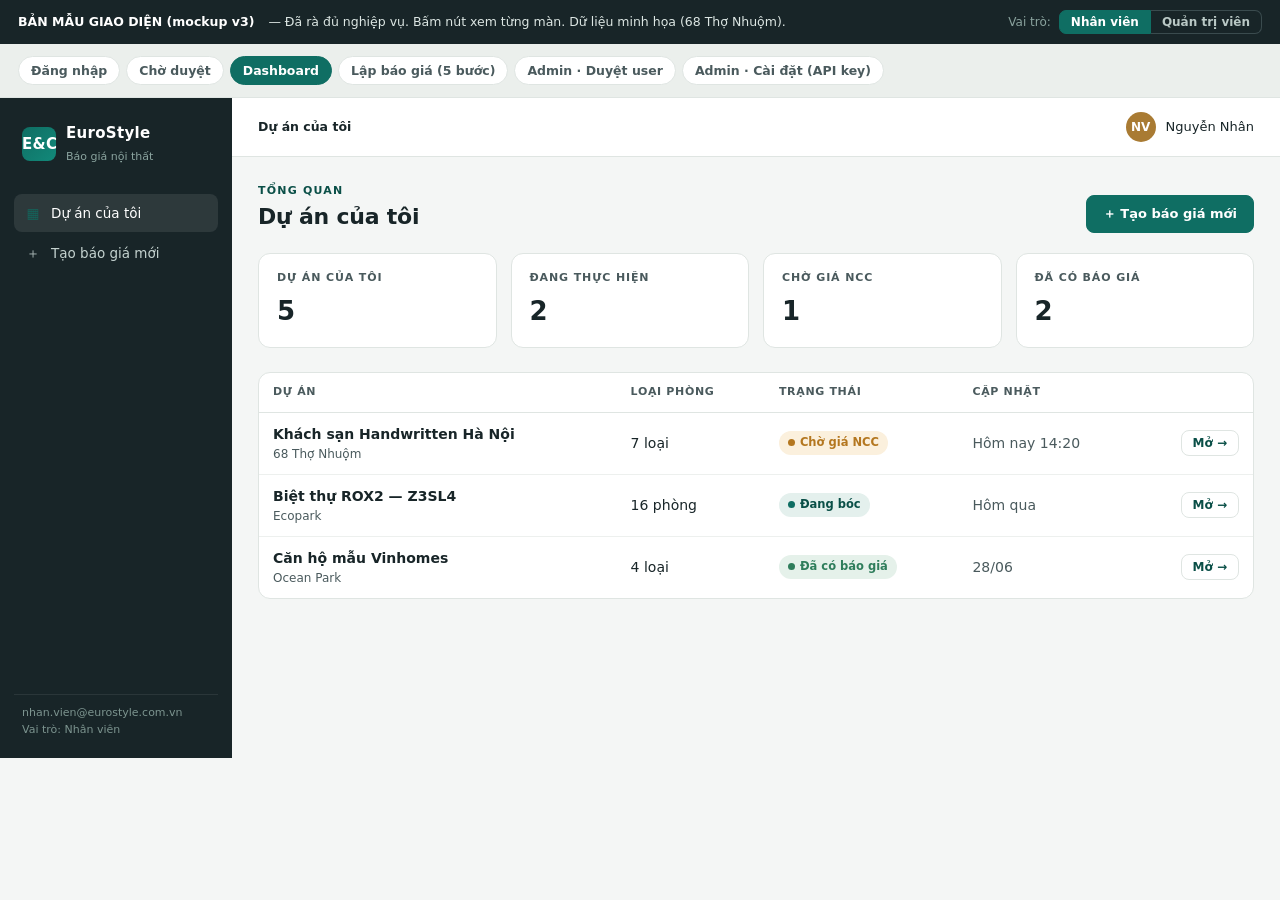
<file: plans/20260702-webapp-multiuser-hoan-chinh/mockup-v3.html>
<!doctype html><html lang="vi"><head>
<meta charset="utf8"><meta name="viewport" content="width=device-width,initial-scale=1">
<title>E&C — Mockup giao diện v3 (bản tham chiếu Phase 5)</title>
<!--
  BẢN THAM CHIẾU THIẾT KẾ (mockup v3) cho Phase 5 (frontend redesign).
  Nguồn: artifact đã duyệt. Đây là mục tiêu để dựng lại webapp/templates + static.
  Mở trực tiếp trong trình duyệt để xem 6 màn + role switch (user/admin).
-->
<style>:root{color-scheme:light}body{margin:0;padding:0;font:14px -apple-system,BlinkMacSystemFont,sans-serif;background:#faf9f5;color:#141413}img{max-width:100%}</style></head><body>
<style>
  :root{
    --paper:#F4F6F5; --card:#FFFFFF; --ink:#182528; --ink-soft:#4A5A5D;
    --line:#DFE5E2; --line-soft:#EDF0EE;
    --accent:#0F6E63; --accent-ink:#0A4F47; --accent-wash:#E4F0ED;
    --brass:#A97B33;
    --good:#2E7D5B; --good-wash:#E5F1EA;
    --warn:#B4771F; --warn-wash:#FBF0DD;
    --crit:#B23A2E; --crit-wash:#F8E7E3;
    --mono:ui-monospace,"SF Mono","Cascadia Mono","Roboto Mono",monospace;
    --sans:-apple-system,"Segoe UI",system-ui,"Helvetica Neue",Arial,sans-serif;
  }
  *{box-sizing:border-box}
  body{margin:0;background:var(--paper);color:var(--ink);font-family:var(--sans);
    font-size:14px;line-height:1.5;-webkit-font-smoothing:antialiased}
  h1,h2,h3{margin:0;text-wrap:balance;font-weight:650;letter-spacing:-.01em}
  .num{font-variant-numeric:tabular-nums}
  .mono{font-family:var(--mono)}
  button{font-family:inherit;cursor:pointer}

  .viewer-note{background:var(--ink);color:#DCE6E3;padding:10px 18px;font-size:12.5px;
    display:flex;gap:14px;align-items:center;flex-wrap:wrap}
  .viewer-note b{color:#fff}
  .rolesw{display:flex;align-items:center;font-size:12px}
  .rolesw button{border:1px solid #3A4B4E;background:transparent;color:#B9C8C5;padding:4px 11px;font-size:12px;font-weight:600}
  .rolesw button:first-of-type{border-radius:7px 0 0 7px}
  .rolesw button:last-of-type{border-radius:0 7px 7px 0;border-left:0}
  .rolesw button.on{background:var(--accent);border-color:var(--accent);color:#fff}
  body.role-user .admin-only{display:none}
  .screens{display:flex;gap:6px;flex-wrap:wrap;padding:12px 18px;background:#EBEFEC;
    border-bottom:1px solid var(--line);position:sticky;top:0;z-index:20}
  .screens button{border:1px solid var(--line);background:#fff;color:var(--ink-soft);
    padding:6px 12px;border-radius:999px;font-size:12.5px;font-weight:550}
  .screens button.on{background:var(--accent);border-color:var(--accent);color:#fff}
  .screen{display:none;animation:fade .25s ease}
  .screen.on{display:block}
  @keyframes fade{from{opacity:0;transform:translateY(4px)}to{opacity:1;transform:none}}
  @media (prefers-reduced-motion:reduce){.screen.on{animation:none}}

  .shell{display:grid;grid-template-columns:232px 1fr;min-height:660px}
  .side{background:var(--ink);color:#C4D2CF;padding:20px 14px;display:flex;flex-direction:column;gap:4px}
  .logo{display:flex;align-items:center;gap:10px;padding:4px 8px 18px}
  .logo .mk{width:34px;height:34px;border-radius:8px;background:linear-gradient(135deg,var(--accent),#12897a);
    color:#fff;display:grid;place-items:center;font-weight:800;letter-spacing:.02em;font-size:15px}
  .logo b{color:#fff;font-size:15px;letter-spacing:.02em;display:block}
  .logo span{font-size:11px;color:#8AA39E}
  .nav{display:flex;flex-direction:column;gap:2px;margin-top:6px}
  .nav a{display:flex;align-items:center;gap:10px;padding:9px 11px;border-radius:8px;
    color:#C4D2CF;text-decoration:none;font-size:13.5px;font-weight:520}
  .nav a .ic{width:16px;text-align:center;opacity:.85}
  .nav a.on{background:rgba(255,255,255,.09);color:#fff}
  .nav a.on .ic{color:var(--accent)}
  .nav .lbl{font-size:10.5px;text-transform:uppercase;letter-spacing:.09em;color:#7C948F;
    padding:14px 11px 5px;font-weight:600}
  .side .foot{margin-top:auto;font-size:11px;color:#7C948F;padding:10px 8px 0;border-top:1px solid rgba(255,255,255,.08)}

  .topbar{display:flex;align-items:center;justify-content:space-between;
    padding:14px 26px;background:var(--card);border-bottom:1px solid var(--line)}
  .topbar .crumb{font-size:12.5px;color:var(--ink-soft)}
  .topbar .crumb b{color:var(--ink)}
  .user{display:flex;align-items:center;gap:10px;font-size:13px}
  .avatar{width:30px;height:30px;border-radius:50%;background:var(--brass);color:#fff;
    display:grid;place-items:center;font-weight:700;font-size:12px}
  .content{padding:26px}

  .card{background:var(--card);border:1px solid var(--line);border-radius:12px}
  .btn{border:1px solid var(--accent);background:var(--accent);color:#fff;padding:9px 16px;
    border-radius:8px;font-weight:600;font-size:13px}
  .btn.ghost{background:#fff;color:var(--accent-ink);border-color:var(--line)}
  .btn.sm{padding:5px 11px;font-size:12px}
  .chip{display:inline-flex;align-items:center;gap:5px;padding:2px 9px;border-radius:999px;
    font-size:11.5px;font-weight:600;line-height:1.7}
  .chip.good{background:var(--good-wash);color:var(--good)}
  .chip.warn{background:var(--warn-wash);color:var(--warn)}
  .chip.crit{background:var(--crit-wash);color:var(--crit)}
  .chip.neut{background:#EEF1EF;color:var(--ink-soft)}
  .chip.acc{background:var(--accent-wash);color:var(--accent-ink)}
  .dot{width:7px;height:7px;border-radius:50%;display:inline-block}
  .eyebrow{font-size:11px;text-transform:uppercase;letter-spacing:.11em;color:var(--accent-ink);font-weight:700}
  .muted{color:var(--ink-soft)}

  .center{display:grid;place-items:center;min-height:660px;background:
    radial-gradient(1200px 500px at 50% -10%,#E7EEEB,transparent),var(--paper)}
  .auth{width:390px;max-width:92vw;text-align:center;padding:40px 34px}
  .auth .mk{width:54px;height:54px;border-radius:13px;margin:0 auto 18px;
    background:linear-gradient(135deg,var(--accent),#12897a);color:#fff;display:grid;place-items:center;
    font-weight:800;font-size:22px}
  .auth h2{font-size:21px;margin-bottom:6px}
  .gbtn{display:flex;align-items:center;justify-content:center;gap:11px;width:100%;
    padding:11px;border:1px solid var(--line);border-radius:9px;background:#fff;font-weight:600;
    font-size:14px;color:var(--ink);margin-top:22px}
  .gbtn .g{width:18px;height:18px;border-radius:50%;background:conic-gradient(#EA4335 0 25%,#FBBC05 0 50%,#34A853 0 75%,#4285F4 0);}
  .note-line{font-size:12px;color:var(--ink-soft);margin-top:16px}
  .pend-badge{width:60px;height:60px;border-radius:50%;background:var(--warn-wash);color:var(--warn);
    display:grid;place-items:center;font-size:28px;margin:0 auto 18px}

  .page-head{display:flex;align-items:flex-end;justify-content:space-between;gap:16px;margin-bottom:20px}
  .page-head h1{font-size:22px}
  .stats{display:grid;grid-template-columns:repeat(4,1fr);gap:14px;margin-bottom:24px}
  .stat{padding:16px 18px}
  .stat .k{font-size:11px;text-transform:uppercase;letter-spacing:.08em;color:var(--ink-soft);font-weight:600}
  .stat .v{font-size:26px;font-weight:720;margin-top:6px;letter-spacing:-.02em}
  .stat .v small{font-size:13px;font-weight:600;color:var(--ink-soft)}
  table{width:100%;border-collapse:collapse}
  .tbl-wrap{overflow-x:auto}
  th{font-size:11px;text-transform:uppercase;letter-spacing:.06em;color:var(--ink-soft);
    text-align:left;padding:11px 14px;border-bottom:1px solid var(--line);font-weight:650;white-space:nowrap}
  td{padding:11px 14px;border-bottom:1px solid var(--line-soft);vertical-align:middle}
  tr:last-child td{border-bottom:0}
  .rowlink{font-weight:620;color:var(--ink)}
  .rowlink small{display:block;font-weight:500;color:var(--ink-soft);font-size:12px}

  .stepper{display:flex;gap:0;margin-bottom:22px;background:#fff;border:1px solid var(--line);
    border-radius:10px;overflow:hidden}
  .stepper button{flex:1;border:0;background:#fff;padding:12px 8px;font-size:12.5px;font-weight:600;
    color:var(--ink-soft);border-right:1px solid var(--line-soft);display:flex;align-items:center;
    gap:8px;justify-content:center}
  .stepper button:last-child{border-right:0}
  .stepper button .n{width:21px;height:21px;border-radius:50%;background:#EEF1EF;color:var(--ink-soft);
    display:grid;place-items:center;font-size:11px;font-weight:700;flex:none}
  .stepper button.on{color:var(--accent-ink);background:var(--accent-wash)}
  .stepper button.on .n{background:var(--accent);color:#fff}
  .stepper button.done .n{background:var(--good);color:#fff}
  .wz{display:none}.wz.on{display:block}
  .form-grid{display:grid;grid-template-columns:1fr 1fr;gap:16px;margin-bottom:16px}
  label.fld{display:flex;flex-direction:column;gap:6px;font-size:12.5px;font-weight:600;color:var(--ink-soft)}
  label.fld input,label.fld select{padding:9px 11px;border:1px solid var(--line);border-radius:8px;
    font-size:13.5px;font-family:inherit;color:var(--ink);background:#fff}
  .chips{display:flex;gap:8px;flex-wrap:wrap}
  .schip{padding:7px 13px;border:1px solid var(--line);border-radius:999px;font-size:12.5px;font-weight:600;
    color:var(--ink-soft);background:#fff}
  .schip.on{background:var(--accent-wash);border-color:var(--accent);color:var(--accent-ink)}
  .roomtabs{display:flex;gap:6px;margin-bottom:14px;flex-wrap:wrap;align-items:center}
  .roomtabs button{border:1px solid var(--line);background:#fff;padding:6px 13px;border-radius:8px;
    font-size:12.5px;font-weight:600;color:var(--ink-soft)}
  .roomtabs button.on{background:var(--ink);color:#fff;border-color:var(--ink)}

  .boq td{font-size:12.5px}
  .boq .grp td{background:#F3F6F4;font-weight:700;color:var(--accent-ink);font-size:11.5px;letter-spacing:.02em}
  .qty{text-align:right;font-variant-numeric:tabular-nums;font-weight:650}
  .qty-cell{background:var(--warn-wash);box-shadow:inset 2px 0 0 var(--warn)}
  .price-cell{background:var(--accent-wash);box-shadow:inset 2px 0 0 var(--accent);text-align:right;font-variant-numeric:tabular-nums}
  .price-empty{background:var(--crit-wash);box-shadow:inset 2px 0 0 var(--crit);text-align:right;color:var(--crit);font-size:11px;font-style:italic}
  .locked small{color:var(--ink-soft)}
  .thumb{width:44px;height:34px;border-radius:5px;background:linear-gradient(135deg,#E9EEEC,#D8E2DE);
    border:1px solid var(--line);display:grid;place-items:center;font-size:9px;color:var(--ink-soft)}
  .thumb.empty{background:repeating-linear-gradient(45deg,#F4F6F5,#F4F6F5 5px,#EAEEEC 5px,#EAEEEC 10px);color:#9AAAA6}
  .flag{display:inline-flex;align-items:center;gap:5px;font-size:11px;font-weight:600;color:var(--crit)}
  .banner{display:flex;gap:12px;align-items:flex-start;padding:13px 16px;border-radius:10px;
    background:var(--accent-wash);border:1px solid #CFE4DF;margin-bottom:18px;font-size:13px}
  .banner .i{font-size:16px;flex:none}
  .banner.warn{background:var(--warn-wash);border-color:#EDD9B4}
  .banner.good{background:var(--good-wash);border-color:#BEDCC9}
  .miss{background:var(--crit-wash);border:1px dashed #E0B4AD;border-radius:8px;padding:9px 13px;
    font-size:12.5px;color:var(--crit);margin-top:12px;display:flex;gap:8px;align-items:center}
  .result{margin-top:16px;padding:16px;border:1px dashed var(--line);border-radius:10px;
    display:flex;align-items:center;gap:14px;background:#FafBfA}
  .file-ic{width:40px;height:40px;border-radius:8px;background:var(--good-wash);color:var(--good);
    display:grid;place-items:center;font-size:15px;font-weight:800;flex:none}
  .actions{display:flex;justify-content:flex-end;gap:10px;margin-top:20px;align-items:center}
  .toggle{display:inline-flex;border:1px solid var(--line);border-radius:8px;overflow:hidden}
  .toggle span{padding:6px 12px;font-size:12px;font-weight:600;color:var(--ink-soft);background:#fff}
  .toggle span.on{background:var(--accent);color:#fff}
  .sumcard{display:grid;grid-template-columns:repeat(3,1fr);gap:14px;margin:18px 0}
  .sumcard .card{padding:15px 17px}
  .sumcard .k{font-size:11px;text-transform:uppercase;letter-spacing:.07em;color:var(--ink-soft);font-weight:600}
  .sumcard .v{font-size:20px;font-weight:720;margin-top:5px}
  @media(max-width:860px){.shell{grid-template-columns:1fr}.side{display:none}
    .form-grid,.stats,.sumcard{grid-template-columns:1fr}.stats{grid-template-columns:1fr 1fr}}
</style>

<div class="viewer-note">
  <b>BẢN MẪU GIAO DIỆN (mockup v3)</b>
  <span>— Đã rà đủ nghiệp vụ. Bấm nút xem từng màn. Dữ liệu minh họa (68 Thợ Nhuộm).</span>
  <div class="rolesw" id="rolesw" style="margin-left:auto">
    <span style="color:#8AA39E;margin-right:8px">Vai trò:</span>
    <button data-r="user" class="on">Nhân viên</button>
    <button data-r="admin">Quản trị viên</button>
  </div>
</div>
<div class="screens" id="screens">
  <button data-s="login">Đăng nhập</button>
  <button data-s="pending">Chờ duyệt</button>
  <button data-s="dash" class="on">Dashboard</button>
  <button data-s="wizard">Lập báo giá (5 bước)</button>
  <button data-s="admin">Admin · Duyệt user</button>
  <button data-s="settings">Admin · Cài đặt (API key)</button>
</div>

<!-- LOGIN -->
<section class="screen" data-screen="login">
  <div class="center"><div class="card auth">
    <div class="mk">E&C</div><h2>Báo giá nội thất</h2>
    <p class="muted">Lập báo giá thi công fit-out từ bản vẽ PDF</p>
    <div class="gbtn"><span class="g"></span> Đăng nhập bằng Google</div>
    <p class="note-line">Chỉ chấp nhận email <b>@eurostyle.com.vn</b>.<br>Tài khoản mới cần quản trị viên duyệt.</p>
  </div></div>
</section>

<!-- PENDING -->
<section class="screen" data-screen="pending">
  <div class="center"><div class="card auth">
    <div class="pend-badge">⏳</div><h2>Tài khoản đang chờ duyệt</h2>
    <p class="muted">Đã đăng nhập: <b>nhan.vien@eurostyle.com.vn</b></p>
    <p class="note-line">Quản trị viên (<b>hoang.dang@eurostyle.com.vn</b>) sẽ duyệt quyền. Bạn dùng được ngay sau khi được duyệt.</p>
    <div class="gbtn" style="margin-top:18px;color:var(--ink-soft)">Đăng xuất</div>
  </div></div>
</section>

<!-- DASHBOARD -->
<section class="screen on" data-screen="dash">
  <div class="shell">
    <aside class="side">
      <div class="logo"><div class="mk">E&C</div><div><b>EuroStyle</b><span>Báo giá nội thất</span></div></div>
      <div class="nav">
        <a class="on"><span class="ic">▦</span> Dự án của tôi</a>
        <a><span class="ic">＋</span> Tạo báo giá mới</a>
        <div class="admin-only">
          <div class="lbl">Quản trị</div>
          <a><span class="ic">👥</span> Duyệt người dùng <span class="chip warn" style="margin-left:auto">2</span></a>
          <a><span class="ic">⚙</span> Cài đặt hệ thống</a>
        </div>
      </div>
      <div class="foot">nhan.vien@eurostyle.com.vn<br>Vai trò: <span class="role-badge">Nhân viên</span></div>
    </aside>
    <div>
      <div class="topbar"><div class="crumb"><b>Dự án của tôi</b></div>
        <div class="user"><div class="avatar">NV</div> Nguyễn Nhân</div></div>
      <div class="content">
        <div class="page-head"><div><div class="eyebrow">Tổng quan</div><h1>Dự án của tôi</h1></div>
          <button class="btn">＋ Tạo báo giá mới</button></div>
        <div class="stats">
          <div class="card stat"><div class="k">Dự án của tôi</div><div class="v num">5</div></div>
          <div class="card stat"><div class="k">Đang thực hiện</div><div class="v num">2</div></div>
          <div class="card stat"><div class="k">Chờ giá NCC</div><div class="v num">1</div></div>
          <div class="card stat"><div class="k">Đã có báo giá</div><div class="v num">2</div></div>
        </div>
        <div class="card tbl-wrap">
          <table><thead><tr><th>Dự án</th><th>Loại phòng</th><th>Trạng thái</th><th>Cập nhật</th><th></th></tr></thead>
          <tbody>
            <tr><td><span class="rowlink">Khách sạn Handwritten Hà Nội<small>68 Thợ Nhuộm</small></span></td><td class="num">7 loại</td>
              <td><span class="chip warn"><span class="dot" style="background:var(--warn)"></span> Chờ giá NCC</span></td><td class="muted">Hôm nay 14:20</td>
              <td style="text-align:right"><button class="btn ghost sm">Mở →</button></td></tr>
            <tr><td><span class="rowlink">Biệt thự ROX2 — Z3SL4<small>Ecopark</small></span></td><td class="num">16 phòng</td>
              <td><span class="chip acc"><span class="dot" style="background:var(--accent)"></span> Đang bóc</span></td><td class="muted">Hôm qua</td>
              <td style="text-align:right"><button class="btn ghost sm">Mở →</button></td></tr>
            <tr><td><span class="rowlink">Căn hộ mẫu Vinhomes<small>Ocean Park</small></span></td><td class="num">4 loại</td>
              <td><span class="chip good"><span class="dot" style="background:var(--good)"></span> Đã có báo giá</span></td><td class="muted">28/06</td>
              <td style="text-align:right"><button class="btn ghost sm">Mở →</button></td></tr>
          </tbody></table>
        </div>
      </div>
    </div>
  </div>
</section>

<!-- WIZARD -->
<section class="screen" data-screen="wizard">
  <div class="shell">
    <aside class="side">
      <div class="logo"><div class="mk">E&C</div><div><b>EuroStyle</b><span>Báo giá nội thất</span></div></div>
      <div class="nav"><a><span class="ic">▦</span> Dự án của tôi</a><a class="on"><span class="ic">＋</span> KS Handwritten</a></div>
      <div class="foot">Đang soạn · 68 Thợ Nhuộm</div>
    </aside>
    <div>
      <div class="topbar"><div class="crumb">Dự án của tôi / <b>Khách sạn Handwritten Hà Nội</b></div>
        <div class="user"><div class="avatar">NV</div> Nguyễn Nhân</div></div>
      <div class="content">
        <div class="stepper" id="stepper">
          <button data-w="1" class="done"><span class="n">✓</span> Dự án & bản vẽ</button>
          <button data-w="2" class="on"><span class="n">2</span> Bóc & duyệt KL</button>
          <button data-w="3"><span class="n">3</span> File mời thầu</button>
          <button data-w="4"><span class="n">4</span> Nhập giá NCC</button>
          <button data-w="5"><span class="n">5</span> Báo giá nội bộ</button>
        </div>

        <!-- 1 -->
        <div class="wz" data-wz="1"><div class="card" style="padding:22px">
          <div class="eyebrow">Bước 1</div><h2 style="font-size:18px;margin:4px 0 18px">Thông tin dự án & tải bản vẽ</h2>
          <div class="form-grid">
            <label class="fld">Tên dự án<input value="Khách sạn Handwritten Hà Nội"></label>
            <label class="fld">Địa điểm<input value="68 Thợ Nhuộm, Hà Nội"></label>
          </div>
          <label class="fld" style="margin-bottom:16px">Hạng mục<input value="THI CÔNG HOÀN THIỆN NỘI THẤT GUESTROOM"></label>
          <div class="eyebrow" style="margin-bottom:8px">Phạm vi báo giá (bật/tắt nhóm)</div>
          <div class="chips" style="margin-bottom:8px">
            <span class="schip on">I.1 Đồ rời</span><span class="schip on">I.2 Tường & đồ liền</span>
            <span class="schip on">I.3 Cửa, vách kính</span><span class="schip on">I.4 Trang trí</span>
            <span class="schip on">I.5 Phụ kiện</span><span class="schip">I.6 Hoàn thiện thô</span>
            <span class="schip">I.7 Thiết bị VS</span><span class="schip">I.8 Đèn & MEP</span>
          </div>
          <p class="muted" style="font-size:11.5px;margin-bottom:18px">Nhóm ngoài phạm vi sẽ ghi chú "do gói M&E khác".</p>
          <div class="eyebrow" style="margin-bottom:8px">Các loại phòng + bản vẽ</div>
          <div class="tbl-wrap card" style="border-color:var(--line-soft)">
            <table><thead><tr><th>Mã</th><th>Loại phòng</th><th>SL</th><th>Bản vẽ PDF</th></tr></thead><tbody>
              <tr><td class="mono">GR1</td><td>Phòng Superior King</td><td class="num">5</td><td><span class="chip good">king1.pdf ✓</span></td></tr>
              <tr><td class="mono">GR2</td><td>Phòng Deluxe Twin</td><td class="num">3</td><td><span class="chip good">twin.pdf ✓</span></td></tr>
              <tr><td class="mono">SUITE</td><td>Phòng Suite</td><td class="num">1</td><td><span class="chip neut">Chưa tải</span></td></tr>
            </tbody></table>
          </div>
          <p class="muted" style="font-size:11.5px;margin-top:10px">Model AI & API key do quản trị viên cấu hình chung — nhân viên không cần nhập.</p>
          <div class="actions"><button class="btn ghost">＋ Thêm loại phòng</button><button class="btn">Sang bước 2 →</button></div>
        </div></div>

        <!-- 2 -->
        <div class="wz on" data-wz="2">
          <div class="banner"><span class="i">🤖</span><div><b>AI đã bóc xong.</b> Cột <b>mã & hạng mục</b> neo theo bản vẽ (đáng tin).
            Cột <b>khối lượng</b> viền cam là AI đếm/đo — <b>bạn duyệt</b>. Đơn giá điền ở bước 4 (sau khi NCC chào).</div></div>
          <div class="roomtabs">
            <button class="on">GR1 · Superior King</button><button>GR2 · Deluxe Twin</button><button>SUITE</button>
            <button class="btn ghost sm" style="margin-left:auto">🖼 Quét ảnh spec → cột minh họa</button>
          </div>
          <div class="card tbl-wrap"><table class="boq">
            <thead><tr><th>Mã</th><th>Hạng mục</th><th>Quy cách</th><th>ĐVT</th><th style="text-align:right">Khối lượng</th><th>Độ tin</th><th>Minh họa</th></tr></thead>
            <tbody>
              <tr class="grp"><td colspan="7">I.1 · ĐỒ RỜI</td></tr>
              <tr><td class="mono">LF-07</td><td class="locked">Giường King<small>Chưa gồm chăn ga</small></td><td class="muted">1800×2000, Plywood</td><td>cái</td><td class="qty qty-cell">1</td><td><span class="chip good">cao</span></td><td><div class="thumb">ảnh</div></td></tr>
              <tr><td class="mono">LF-04</td><td class="locked">Tủ đầu giường</td><td class="muted">D600×H645, Laminate</td><td>cái</td><td class="qty qty-cell">2</td><td><span class="chip good">cao</span></td><td><div class="thumb">ảnh</div></td></tr>
              <tr class="grp"><td colspan="7">I.2 · HOÀN THIỆN TƯỜNG & ĐỒ LIỀN TƯỜNG</td></tr>
              <tr><td class="mono">FF-03</td><td class="locked">Vách tivi</td><td class="muted">MDF chống ẩm sơn PU</td><td>m²</td><td class="qty qty-cell">7,37</td><td><span class="chip warn">trung bình</span></td><td><div class="thumb empty">—</div></td></tr>
              <tr><td class="mono">SK-01</td><td class="locked">Len chân tường</td><td class="muted">Gỗ sồi 18×90</td><td>md</td><td class="qty qty-cell">17,5</td><td><span class="chip crit">thấp</span></td><td><div class="thumb empty">—</div></td></tr>
              <tr class="grp"><td colspan="7">I.5 · PHỤ KIỆN <span class="flag" style="margin-left:8px">⚠ nhóm dễ sai — đối chiếu chi tiết</span></td></tr>
              <tr><td class="mono">—</td><td class="locked">Bản lề cửa đi giảm chấn</td><td class="muted">Inox 304</td><td>cái</td><td class="qty qty-cell">4</td><td><span class="chip crit">thấp</span></td><td><div class="thumb empty">—</div></td></tr>
            </tbody>
          </table></div>
          <div class="miss"><span>⚠</span> <b>Có thể còn thiếu:</b> bản vẽ có <span class="mono">LF-01 (Armchair)</span> nhưng chưa thấy trong bảng — kiểm tra lại?</div>
          <div class="actions"><span class="muted" style="margin-right:auto;font-size:12px">Ghi chú giả định lưu vào notes của dự án ▸</span>
            <button class="btn ghost">Lưu nháp</button><button class="btn">✓ Chốt duyệt KL & sang bước 3 →</button></div>
        </div>

        <!-- 3 -->
        <div class="wz" data-wz="3"><div class="card" style="padding:22px">
          <div class="eyebrow">Bước 3</div><h2 style="font-size:18px;margin:4px 0 8px">Xuất file mời thầu (gửi nhà thầu phụ)</h2>
          <p class="muted" style="margin-bottom:18px">File để NCC điền đơn giá. <b>Đơn giá để trống, không chứa % lợi nhuận.</b></p>
          <button class="btn">Xuất file mời thầu (.xlsx)</button>
          <div class="result"><div class="file-ic">XLS</div><div><b>moi-thau.xlsx</b><div class="muted" style="font-size:12px">7 loại phòng · 214 dòng · đơn giá trống · có cột minh họa</div></div>
            <button class="btn ghost sm" style="margin-left:auto">Tải về</button></div>
        </div></div>

        <!-- 4 : NCC pricing -->
        <div class="wz" data-wz="4">
          <div class="banner warn"><span class="i">💰</span><div><b>Nhập đơn giá nhà thầu phụ chào</b> vào từng dòng (hoặc import Excel NCC gửi về).
            Dòng chưa có giá để trống = "tạm tính/báo sau". Có thể ghi đè % lợi nhuận riêng từng dòng.</div></div>
          <div class="roomtabs"><button class="on">GR1</button><button>GR2</button><button>SUITE</button>
            <button class="btn ghost sm" style="margin-left:auto">⬆ Import Excel giá NCC</button></div>
          <div class="card tbl-wrap"><table class="boq">
            <thead><tr><th>Hạng mục</th><th>ĐVT</th><th style="text-align:right">KL</th><th style="text-align:right">Đơn giá NCC</th><th style="text-align:right">Lợi nhuận %</th><th style="text-align:right">Đơn giá bán</th></tr></thead>
            <tbody>
              <tr><td class="locked">Giường King</td><td>cái</td><td class="qty">1</td><td class="price-cell">22.680.000</td><td class="qty">10%</td><td class="qty">24.948.000</td></tr>
              <tr><td class="locked">Tủ đầu giường</td><td>cái</td><td class="qty">2</td><td class="price-cell">7.533.000</td><td class="qty">10%</td><td class="qty">8.286.300</td></tr>
              <tr><td class="locked">Vách tivi</td><td>m²</td><td class="qty">7,37</td><td class="price-cell">2.565.000</td><td class="qty">12%</td><td class="qty">2.872.800</td></tr>
              <tr><td class="locked">Đèn treo đầu giường</td><td>cái</td><td class="qty">1</td><td class="price-empty">chưa có giá</td><td class="qty">10%</td><td class="qty muted">—</td></tr>
            </tbody>
          </table></div>
          <div class="miss"><span>ℹ</span> <b>3 dòng chưa có giá NCC</b> — sẽ hiển thị "tạm tính / báo sau" trong báo giá.</div>
          <div class="actions"><button class="btn ghost">Lưu</button><button class="btn">Sang bước 5 →</button></div>
        </div>

        <!-- 5 : final -->
        <div class="wz" data-wz="5"><div class="card" style="padding:22px">
          <div class="eyebrow">Bước 5</div><h2 style="font-size:18px;margin:4px 0 8px">Báo giá nội bộ (áp giá + chi phí chung + VAT)</h2>
          <div class="form-grid" style="grid-template-columns:1fr 1fr">
            <label class="fld">Lợi nhuận chung (%)<input value="10"></label>
            <label class="fld">VAT (%)<input value="8"></label>
          </div>
          <div class="eyebrow" style="margin:6px 0 8px">Chi phí chung (Preliminaries)</div>
          <div class="toggle" style="margin-bottom:12px"><span>Trọn gói</span><span class="on">Chi tiết theo hạng mục</span></div>
          <div class="tbl-wrap card" style="border-color:var(--line-soft);margin-bottom:8px"><table>
            <thead><tr><th>Khoản mục</th><th style="text-align:right">Giá trị</th></tr></thead><tbody>
              <tr><td>Vận chuyển, cẩu lắp, đưa vật tư lên cao</td><td class="qty">45.000.000</td></tr>
              <tr><td>Quản lý, giám sát công trường</td><td class="qty">60.000.000</td></tr>
              <tr><td>Dự phòng</td><td class="qty">30.000.000</td></tr>
              <tr><td>Hao hụt vật liệu (đá/gỗ/kính)</td><td class="qty">3,5%</td></tr>
            </tbody></table></div>
          <button class="btn">Xuất báo giá nội bộ (.xlsx)</button>
          <div class="sumcard">
            <div class="card"><div class="k">Tổng thi công (7 phòng)</div><div class="v num">6,84 tỷ</div></div>
            <div class="card"><div class="k">Trước VAT (+ prelim)</div><div class="v num">7,26 tỷ</div></div>
            <div class="card"><div class="k">Tổng gồm VAT 8%</div><div class="v num" style="color:var(--accent-ink)">7,84 tỷ</div></div>
          </div>
          <div class="result"><div class="file-ic">XLS</div><div><b>bao-gia-noi-bo.xlsx</b><div class="muted" style="font-size:12px">Mỗi phòng 1 sheet + sheet Tổng hợp + VAT · 3 dòng "tạm tính"</div></div>
            <button class="btn ghost sm" style="margin-left:auto">Tải về</button></div>
        </div></div>
      </div>
    </div>
  </div>
</section>

<!-- ADMIN DUYỆT -->
<section class="screen" data-screen="admin">
  <div class="shell">
    <aside class="side">
      <div class="logo"><div class="mk">E&C</div><div><b>EuroStyle</b><span>Báo giá nội thất</span></div></div>
      <div class="nav"><a><span class="ic">▦</span> Dự án của tôi</a><a><span class="ic">＋</span> Tạo báo giá mới</a>
        <div class="lbl">Quản trị</div>
        <a class="on"><span class="ic">👥</span> Duyệt người dùng <span class="chip warn" style="margin-left:auto">2</span></a>
        <a><span class="ic">⚙</span> Cài đặt hệ thống</a></div>
      <div class="foot">hoang.dang@eurostyle.com.vn<br>Vai trò: Quản trị viên</div>
    </aside>
    <div>
      <div class="topbar"><div class="crumb"><b>Duyệt người dùng</b></div><div class="user"><div class="avatar">HĐ</div> Hoàng Đăng</div></div>
      <div class="content">
        <div class="page-head"><div><div class="eyebrow">Quản trị</div><h1>Duyệt người dùng</h1></div></div>
        <div class="banner"><span class="i">🔐</span><div>User đăng nhập Google chỉ dùng được sau khi bạn duyệt. Chỉ nhận email <b>@eurostyle.com.vn</b>.</div></div>
        <div class="card tbl-wrap"><table>
          <thead><tr><th>Người dùng</th><th>Email</th><th>Đăng nhập</th><th>Trạng thái</th><th style="text-align:right">Thao tác</th></tr></thead><tbody>
            <tr><td><span class="rowlink">Nguyễn Văn Nhân</span></td><td class="muted">nhan.vien@eurostyle.com.vn</td><td class="muted">Hôm nay 09:12</td>
              <td><span class="chip warn">Chờ duyệt</span></td><td style="text-align:right"><button class="btn sm">Duyệt</button> <button class="btn ghost sm">Từ chối</button></td></tr>
            <tr><td><span class="rowlink">Trần Thị QS</span></td><td class="muted">qs.tran@eurostyle.com.vn</td><td class="muted">Hôm nay 08:40</td>
              <td><span class="chip warn">Chờ duyệt</span></td><td style="text-align:right"><button class="btn sm">Duyệt</button> <button class="btn ghost sm">Từ chối</button></td></tr>
            <tr><td><span class="rowlink">Lê Kiến Trúc</span></td><td class="muted">kt.le@eurostyle.com.vn</td><td class="muted">26/06</td>
              <td><span class="chip good">Đã duyệt</span></td><td style="text-align:right"><button class="btn ghost sm">Khóa</button></td></tr>
        </tbody></table></div>
      </div>
    </div>
  </div>
</section>

<!-- ADMIN CÀI ĐẶT (API KEY) -->
<section class="screen" data-screen="settings">
  <div class="shell">
    <aside class="side">
      <div class="logo"><div class="mk">E&C</div><div><b>EuroStyle</b><span>Báo giá nội thất</span></div></div>
      <div class="nav"><a><span class="ic">▦</span> Dự án của tôi</a><a><span class="ic">＋</span> Tạo báo giá mới</a>
        <div class="lbl">Quản trị</div>
        <a><span class="ic">👥</span> Duyệt người dùng <span class="chip warn" style="margin-left:auto">2</span></a>
        <a class="on"><span class="ic">⚙</span> Cài đặt hệ thống</a></div>
      <div class="foot">hoang.dang@eurostyle.com.vn<br>Vai trò: Quản trị viên</div>
    </aside>
    <div>
      <div class="topbar"><div class="crumb"><b>Cài đặt hệ thống</b></div><div class="user"><div class="avatar">HĐ</div> Hoàng Đăng</div></div>
      <div class="content">
        <div class="page-head"><div><div class="eyebrow">Quản trị</div><h1>Cài đặt AI (dùng chung)</h1></div></div>
        <div class="banner good"><span class="i">🔑</span><div>API key nhập ở đây dùng <b>chung cho toàn công ty</b>. Nhân viên không cần nhập key riêng.</div></div>
        <div class="card" style="padding:22px;max-width:640px">
          <label class="fld" style="margin-bottom:16px">Anthropic API key (dùng chung)
            <input type="password" value="sk-ant-••••••••••••••••••••••••1a2b"></label>
          <div class="form-grid">
            <label class="fld">Model AI mặc định
              <select><option>Opus 4.8 — mạnh nhất</option><option>Sonnet 4.6 — nhanh & rẻ</option></select></label>
            <label class="fld">Giới hạn chi phí / người / tháng
              <input value="500.000 ₫"></label>
          </div>
          <div class="actions" style="justify-content:flex-start"><button class="btn">Lưu cài đặt</button><button class="btn ghost">Kiểm tra kết nối</button></div>
        </div>
        <div class="eyebrow" style="margin:24px 0 10px">Chi phí AI theo người dùng (tháng này)</div>
        <div class="card tbl-wrap" style="max-width:640px"><table>
          <thead><tr><th>Người dùng</th><th style="text-align:right">Số lần bóc</th><th style="text-align:right">Token</th><th style="text-align:right">Chi phí</th></tr></thead><tbody>
            <tr><td>Nguyễn Nhân</td><td class="qty">18</td><td class="qty">2,4M</td><td class="qty">312.000 ₫</td></tr>
            <tr><td>Trần Thị QS</td><td class="qty">9</td><td class="qty">1,1M</td><td class="qty">148.000 ₫</td></tr>
          </tbody></table></div>
      </div>
    </div>
  </div>
</section>

<script>
  const screens=document.getElementById('screens');
  screens.addEventListener('click',e=>{
    const b=e.target.closest('button[data-s]'); if(!b)return;
    screens.querySelectorAll('button').forEach(x=>x.classList.toggle('on',x===b));
    document.querySelectorAll('.screen').forEach(s=>s.classList.toggle('on',s.dataset.screen===b.dataset.s));
    window.scrollTo({top:0,behavior:'smooth'});
  });
  document.body.classList.add('role-user');
  const rolesw=document.getElementById('rolesw');
  rolesw.addEventListener('click',e=>{
    const b=e.target.closest('button[data-r]'); if(!b)return;
    rolesw.querySelectorAll('button').forEach(x=>x.classList.toggle('on',x===b));
    const admin=b.dataset.r==='admin';
    document.body.classList.toggle('role-user',!admin);
    document.querySelectorAll('.role-badge').forEach(el=>el.textContent=admin?'Quản trị viên':'Nhân viên');
  });
  const stepper=document.getElementById('stepper');
  stepper&&stepper.addEventListener('click',e=>{
    const b=e.target.closest('button[data-w]'); if(!b)return;
    stepper.querySelectorAll('button').forEach(x=>x.classList.remove('on'));
    b.classList.add('on');
    document.querySelectorAll('.wz').forEach(w=>w.classList.toggle('on',w.dataset.wz===b.dataset.w));
  });
</script>

</body></html>
</file>
